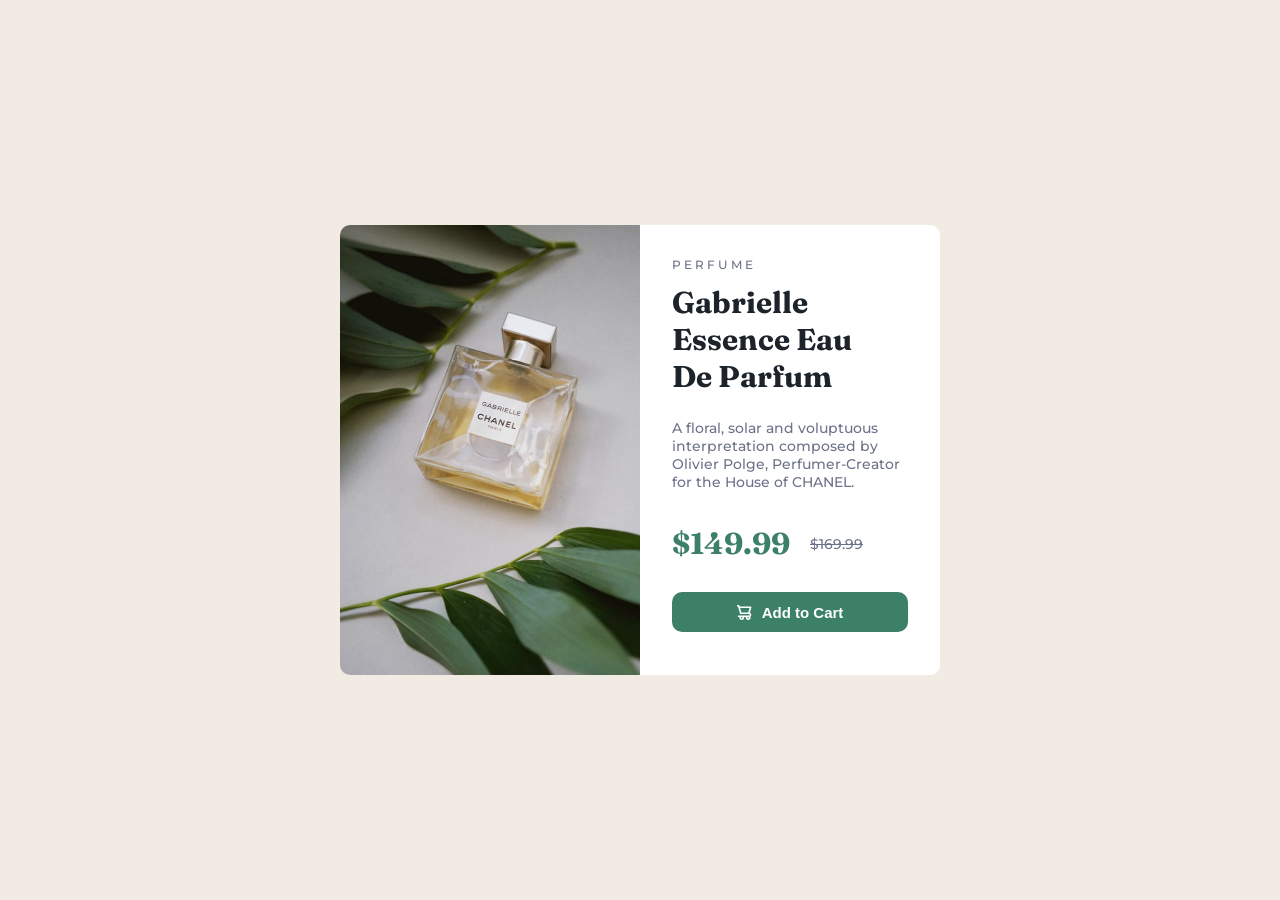
<file: index.html>
<!DOCTYPE html>
<html lang="en-US">
<head>
	<meta charset="utf-8">
	<meta name="viewport" content="width=device-width, initial-scale=1">
	<link rel="preconnect" href="https://fonts.googleapis.com">
	<link rel="preconnect" href="https://fonts.gstatic.com" crossorigin>
	<link href="https://fonts.googleapis.com/css2?family=Fraunces:ital,opsz,wght@0,9..144,100..900;1,9..144,100..900&family=Montserrat:ital,wght@0,100..900;1,100..900&display=swap" rel="stylesheet">
	<link rel="stylesheet" type="text/css" href="css/product-preview.css">
	<title>Product preview card component</title>
</head>
<body>
	<main>
		<article class="card">
			<picture>
				<source srcset="img/image-product-mobile.jpg" media="(max-width: 600px)">
  				<img src="img/image-product-desktop.jpg" alt="Gabrielle Essence Eau De Parfum">
			</picture>

			<div class="product-info">
				<p class="perfume">PERFUME</p>
				<h1>Gabrielle Essence Eau De Parfum</h1>
				<div class="description">
					<p>A floral, solar and voluptuous interpretation composed by Olivier Polge, Perfumer-Creator for the House of CHANEL.</p>
				</div>
				<div class="price">
					<p class="current-price">$149.99</p>
					<del class="old-price">$169.99</del>
				</div>
				<button class="buy">
				<img src="img/icon-cart.svg" alt="Icon Cart">
				<p>Add to Cart</p>
				</button>
			</div>
		
	</article>
</main>
</body>
</html>
</file>
<file: css/product-preview.css>
* {
	box-sizing: border-box;
}

body {
	background-color: hsl(30, 38%, 92%);
	color: hsl(228, 12%, 48%);
	font-family: "Montserrat", sans-serif;
	font-size: 14px;
	font-weight: 500;
	margin: 0;
}

main {
	min-height: 100vh;
	display: flex;
	justify-content: center;
	align-items: center;
}

.card {
	max-width: 600px;
	min-height: 400px;
	background-color: white;
	border-radius: 10px;
	display: flex;
}

picture {
	width: 100%;
}

.card picture img {
	display: block;
	max-width: 300px;
	min-height: 400px;
	border-radius: 10px 0 0 10px;
	object-fit: cover;
}

h1 {
	color: hsl(212, 21%, 14%);
	font-family: "Fraunces", serif;
	font-weight: 700;
	font-size: 30px;
	margin: 0;
	padding-right: 30px;
}

.perfume {
	letter-spacing: 3px;
	font-size: 12px;
}

.price {
	display: flex;
	gap: 20px;
	align-items: center;
}

.current-price {
	font-family: "Fraunces", serif;
	color: hsl(158, 36%, 37%);
	font-size: 30px;
	font-weight: 700;
	margin: 20px 0;
}

.product-info {
	display: flex;
	flex-direction: column;
	padding: 32px;
	padding-top: 20px;
}

.description {
	margin: 0;
	margin-top: 10px;
}

.buy img {
	width: 15px;
	height: 15px;
}

button {
	background-color: hsl(158, 36%, 37%);
	color: white;
	min-width: 150px;
	height: 40px;
	border-radius: 10px;
	border: none;
	margin-top: 10px;
	font-weight: 700;
	font-size: 15px;
	font-family: sans-serif;
	cursor: pointer;
	display: flex;
	justify-content: center;
	align-items: center;
	gap: 10px;
}

button:hover {
	background-color: hsl(158, 42%, 18%);
}

@media (max-width: 600px) {
	.card {
		flex-direction: column;
		flex-wrap: wrap;
		width: 85%;
		justify-content: center;
		align-items: center;
	}

	picture {
		width: 100%;
		min-width: 0;
}

	.card picture img {
		width: 100%;
		height: auto;
		max-width: 100%;
		min-height: 0;
		border-radius: 10px 10px 0 0;
		object-fit: cover;
		display: block;
	}


	h1{
		font-size: 26px;
		padding-right: 0;
	}

	.product-info {
		padding: 20px;
	}

	.description {
		margin: 7px 0;
	}

	.current-price {
		margin: 5px 0;
	}
}
</file>
